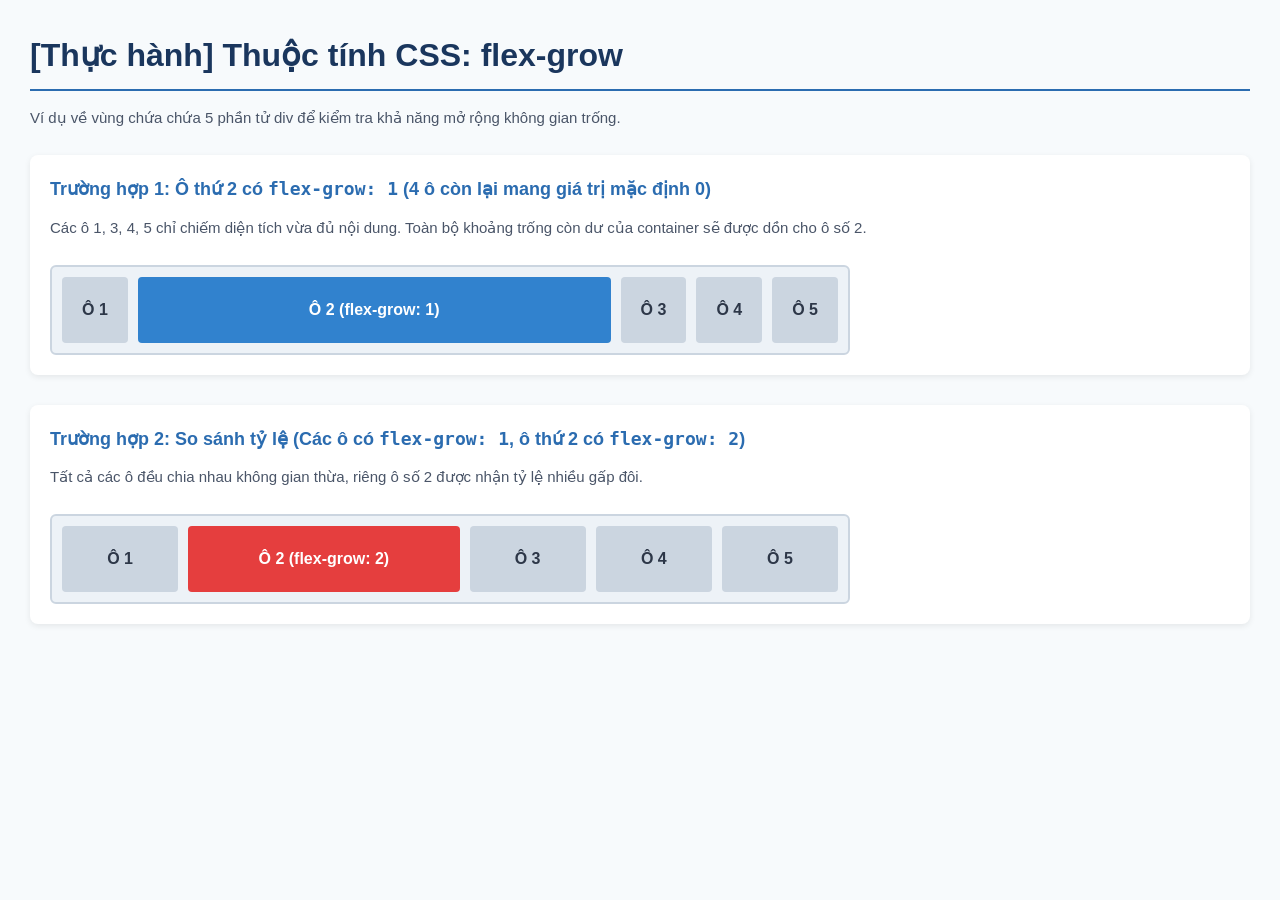
<file: flex grow propertycss.html>
<!DOCTYPE html>
<html lang="vi">
<head>
    <meta charset="UTF-8">
    <meta name="viewport" content="width=device-width, initial-scale=1.0">
    <title>Thực hành CSS Flexbox - flex-grow Property</title>
    <style>
        * {
            margin: 0;
            padding: 0;
            box-sizing: border-box;
        }

        body {
            font-family: Arial, Helvetica, sans-serif;
            background-color: #f7fafc;
            color: #2d3748;
            padding: 30px;
            line-height: 1.6;
        }

        h1 {
            color: #1a365d;
            border-bottom: 2px solid #2b6cb0;
            padding-bottom: 8px;
            margin-bottom: 15px;
        }

        p.desc {
            font-size: 15px;
            color: #4a5568;
            margin-bottom: 25px;
        }

        .box-section {
            background-color: #ffffff;
            padding: 20px;
            border-radius: 8px;
            box-shadow: 0 2px 6px rgba(0, 0, 0, 0.08);
            margin-bottom: 30px;
        }

        h2 {
            color: #2b6cb0;
            font-size: 18px;
            margin-bottom: 12px;
        }

        /* Flex container */
        .flex-container {
            display: flex;
            background-color: #edf2f7;
            border: 2px solid #cbd5e0;
            border-radius: 6px;
            padding: 10px;
            gap: 10px;
            width: 100%;
            max-width: 800px;
        }

        .item {
            padding: 20px;
            text-align: center;
            font-weight: bold;
            font-size: 16px;
            border-radius: 4px;
            background-color: #cbd5e0;
            color: #2d3748;
        }

        /* Trường hợp 1: Ô thứ 2 áp dụng flex-grow: 1, 4 ô còn lại mặc định (0) */
        .case-1 .item-grow {
            flex-grow: 1;
            background-color: #3182ce;
            color: #ffffff;
        }

        /* Trường hợp 2: Tất cả các ô đều có flex-grow: 1, riêng ô thứ 2 nhận gấp đôi (flex-grow: 2) */
        .case-2 .item {
            flex-grow: 1;
        }
        .case-2 .item-double-grow {
            flex-grow: 2;
            background-color: #e53e3e;
            color: #ffffff;
        }
    </style>
</head>
<body>

    <h1>[Thực hành] Thuộc tính CSS: flex-grow</h1>
    <p class="desc">Ví dụ về vùng chứa chứa 5 phần tử div để kiểm tra khả năng mở rộng không gian trống.</p>

    <!-- Trường hợp theo yêu cầu bài toán -->
    <div class="box-section">
        <h2>Trường hợp 1: Ô thứ 2 có <code>flex-grow: 1</code> (4 ô còn lại mang giá trị mặc định 0)</h2>
        <p class="desc">Các ô 1, 3, 4, 5 chỉ chiếm diện tích vừa đủ nội dung. Toàn bộ khoảng trống còn dư của container sẽ được dồn cho ô số 2.</p>
        <div class="flex-container case-1">
            <div class="item">Ô 1</div>
            <div class="item item-grow">Ô 2 (flex-grow: 1)</div>
            <div class="item">Ô 3</div>
            <div class="item">Ô 4</div>
            <div class="item">Ô 5</div>
        </div>
    </div>

    <!-- Mở rộng: Phân chia tỷ lệ không gian -->
    <div class="box-section">
        <h2>Trường hợp 2: So sánh tỷ lệ (Các ô có <code>flex-grow: 1</code>, ô thứ 2 có <code>flex-grow: 2</code>)</h2>
        <p class="desc">Tất cả các ô đều chia nhau không gian thừa, riêng ô số 2 được nhận tỷ lệ nhiều gấp đôi.</p>
        <div class="flex-container case-2">
            <div class="item">Ô 1</div>
            <div class="item item-double-grow">Ô 2 (flex-grow: 2)</div>
            <div class="item">Ô 3</div>
            <div class="item">Ô 4</div>
            <div class="item">Ô 5</div>
        </div>
    </div>

</body>
</html>
</file>
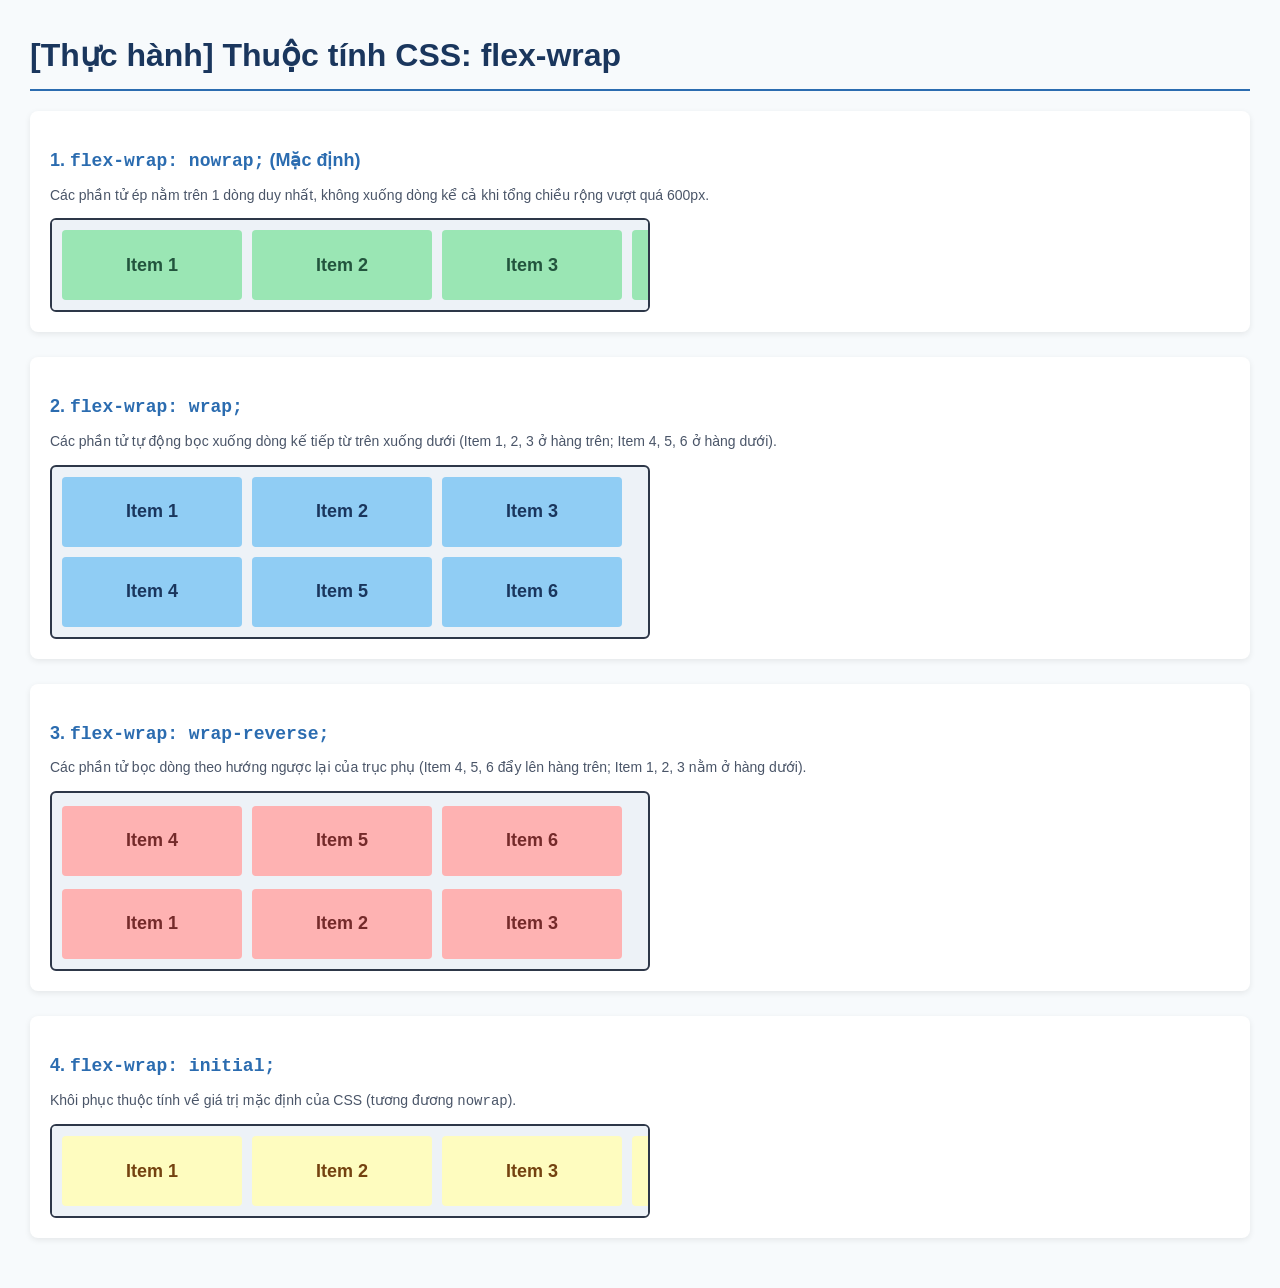
<file: flexwrap.html>
<!DOCTYPE html>
<html lang="vi">
<head>
    <meta charset="UTF-8">
    <meta name="viewport" content="width=device-width, initial-scale=1.0">
    <title>Thực hành CSS Flexbox - flex-wrap property</title>
    <style>
        * {
            margin: 0;
            padding: 0;
            box-sizing: border-box;
        }

        body {
            font-family: Arial, Helvetica, sans-serif;
            background-color: #f7fafc;
            color: #2d3748;
            padding: 30px;
            line-height: 1.6;
        }

        h1 {
            color: #1a365d;
            border-bottom: 2px solid #2b6cb0;
            padding-bottom: 8px;
            margin-bottom: 20px;
        }

        h2 {
            color: #2b6cb0;
            margin-top: 15px;
            margin-bottom: 8px;
            font-size: 18px;
        }

        p.desc {
            font-size: 14px;
            color: #4a5568;
            margin-bottom: 12px;
        }

        .box-section {
            background-color: #ffffff;
            padding: 20px;
            border-radius: 8px;
            box-shadow: 0 2px 6px rgba(0, 0, 0, 0.08);
            margin-bottom: 25px;
        }

        /* Container cố định chiều rộng 600px */
        .container {
            display: flex;
            width: 600px;
            gap: 10px;
            border: 2px solid #2d3748;
            padding: 10px;
            background-color: #edf2f7;
            border-radius: 6px;
        }

        .item {
            width: 180px;
            height: 70px;
            display: flex;
            align-items: center;
            justify-content: center;
            font-weight: bold;
            font-size: 18px;
            border-radius: 4px;
            flex-shrink: 0; /* Giữ kích thước 180px để thấy rõ bọc dòng hoặc tràn */
        }

        /* 1. nowrap: Không cho xuống dòng */
        .case-nowrap {
            flex-wrap: nowrap;
            overflow-x: auto;
        }
        .case-nowrap .item {
            background-color: #9ae6b4;
            color: #22543d;
        }

        /* 2. wrap: Xuống dòng theo hướng thông thường */
        .case-wrap {
            flex-wrap: wrap;
        }
        .case-wrap .item {
            background-color: #90cdf4;
            color: #1a365d;
        }

        /* 3. wrap-reverse: Xuống dòng và đảo ngược trục phụ (Cross Axis) */
        .case-wrap-reverse {
            flex-wrap: wrap-reverse;
            min-height: 180px;
        }
        .case-wrap-reverse .item {
            background-color: #feb2b2;
            color: #742a2a;
        }

        /* 4. initial: Khôi phục về giá trị mặc định (nowrap) */
        .case-initial {
            flex-wrap: initial;
            overflow-x: auto;
        }
        .case-initial .item {
            background-color: #fefcbf;
            color: #744210;
        }
    </style>
</head>
<body>

    <h1>[Thực hành] Thuộc tính CSS: flex-wrap</h1>

    <!-- 1. nowrap -->
    <div class="box-section">
        <h2>1. <code>flex-wrap: nowrap;</code> (Mặc định)</h2>
        <p class="desc">Các phần tử ép nằm trên 1 dòng duy nhất, không xuống dòng kể cả khi tổng chiều rộng vượt quá 600px.</p>
        <div class="container case-nowrap">
            <div class="item">Item 1</div>
            <div class="item">Item 2</div>
            <div class="item">Item 3</div>
            <div class="item">Item 4</div>
            <div class="item">Item 5</div>
            <div class="item">Item 6</div>
        </div>
    </div>

    <!-- 2. wrap -->
    <div class="box-section">
        <h2>2. <code>flex-wrap: wrap;</code></h2>
        <p class="desc">Các phần tử tự động bọc xuống dòng kế tiếp từ trên xuống dưới (Item 1, 2, 3 ở hàng trên; Item 4, 5, 6 ở hàng dưới).</p>
        <div class="container case-wrap">
            <div class="item">Item 1</div>
            <div class="item">Item 2</div>
            <div class="item">Item 3</div>
            <div class="item">Item 4</div>
            <div class="item">Item 5</div>
            <div class="item">Item 6</div>
        </div>
    </div>

    <!-- 3. wrap-reverse -->
    <div class="box-section">
        <h2>3. <code>flex-wrap: wrap-reverse;</code></h2>
        <p class="desc">Các phần tử bọc dòng theo hướng ngược lại của trục phụ (Item 4, 5, 6 đẩy lên hàng trên; Item 1, 2, 3 nằm ở hàng dưới).</p>
        <div class="container case-wrap-reverse">
            <div class="item">Item 1</div>
            <div class="item">Item 2</div>
            <div class="item">Item 3</div>
            <div class="item">Item 4</div>
            <div class="item">Item 5</div>
            <div class="item">Item 6</div>
        </div>
    </div>

    <!-- 4. initial -->
    <div class="box-section">
        <h2>4. <code>flex-wrap: initial;</code></h2>
        <p class="desc">Khôi phục thuộc tính về giá trị mặc định của CSS (tương đương <code>nowrap</code>).</p>
        <div class="container case-initial">
            <div class="item">Item 1</div>
            <div class="item">Item 2</div>
            <div class="item">Item 3</div>
            <div class="item">Item 4</div>
            <div class="item">Item 5</div>
            <div class="item">Item 6</div>
        </div>
    </div>

</body>
</html>
</file>
